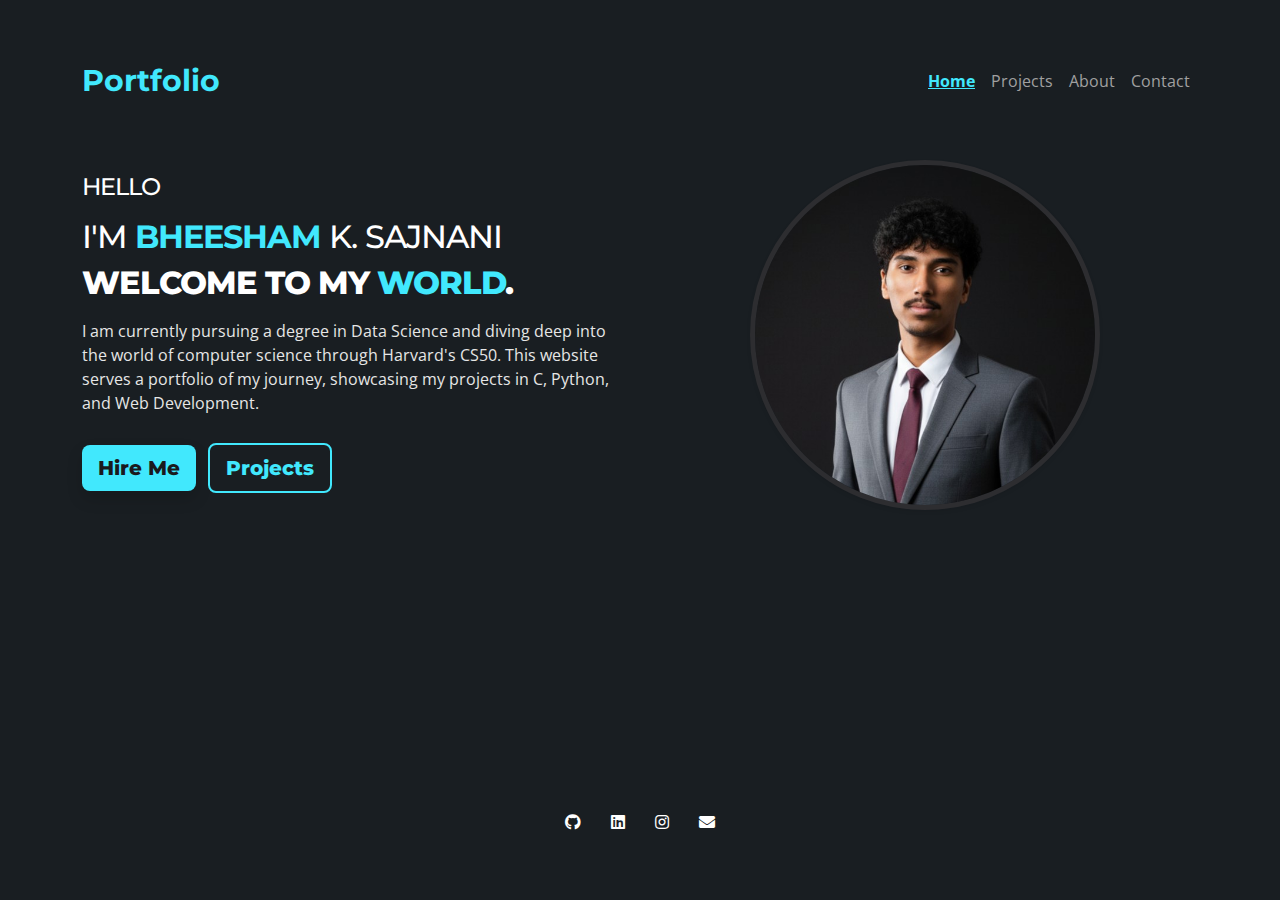
<file: index.html>
<!DOCTYPE html>

<html lang="en">

    <head>
        <link href="https://cdn.jsdelivr.net/npm/bootstrap@5.3.3/dist/css/bootstrap.min.css" rel="stylesheet" integrity="sha384-QWTKZyjpPEjISv5WaRU9OFeRpok6YctnYmDr5pNlyT2bRjXh0JMhjY6hW+ALEwIH" crossorigin="anonymous">
        <script src="https://cdn.jsdelivr.net/npm/bootstrap@5.3.3/dist/js/bootstrap.bundle.min.js" integrity="sha384-YvpcrYf0tY3lHB60NNkmXc5s9fDVZLESaAA55NDzOxhy9GkcIdslK1eN7N6jIeHz" crossorigin="anonymous"></script>
        <link href="styles.css" rel="stylesheet">
        <link rel="stylesheet" href="https://cdnjs.cloudflare.com/ajax/libs/font-awesome/5.15.4/css/all.min.css">
        <link href="https://fonts.googleapis.com/css2?family=Montserrat:wght@400;700;800&family=Open+Sans:wght@400;600&display=swap" rel="stylesheet">
        <title>My Portfolio</title>
    </head>

    <body>
        <nav class="navbar navbar-expand-sm navbar-light">
            <div class="container">

                <a href="index.html" class="navbar-brand mb-0 h1 text-teal" style="font-weight:700; font-size:30px;">Portfolio</a>

                <button
                    class="navbar-toggler"
                    type="button"
                    data-bs-toggle="collapse"
                    data-bs-target="#navbarNav"
                    aria-controls="navbarNav"
                    aria-expanded="false"
                    aria-label="Toggle navigation">

                    <i class="fas fa-bars"></i>
                </button>

                <div class="collapse navbar-collapse nav justify-content-end" id="navbarNav">
                    <ul class="navbar-nav">
                        <li class="nav-item">
                            <a href="index.html" class="nav-link active">Home</a>
                        </li>
                        <li class="nav-item">
                            <a href="projects.html" class="nav-link">Projects</a>
                        </li>
                        <li class="nav-item">
                            <a href="about.html" class="nav-link">About</a>
                        </li>
                        <li class="nav-item">
                            <a href="contact.html" class="nav-link">Contact</a>
                        </li>
                    </ul>
                </div>

            </div>
        </nav>


            <div class="container mt-5">
                <div class="row align-items-center">

                    <div class="col-sm-6 order-2 order-sm-1">
                        <div class="text-white">
                            <h4 class="mb-3" style="letter-spacing: -1px;">HELLO</h4>

                            <h2 style="letter-spacing: -1px;">
                                I'M <strong class="text-teal" style="font-weight:700">BHEESHAM</strong> K. SAJNANI</h2>

                            <h2 class="text-white" style="font-weight: 800; letter-spacing: -1px;">
                                WELCOME TO MY <span class="text-teal" style="font-weight: 800; letter-spacing: -1px;">WORLD</span>.</h2>
                        </div>
                        <p class="mt-3" style="">
                            I am currently pursuing a degree in Data Science and diving deep into the world
                            of computer science through Harvard's CS50. This website serves a portfolio
                            of my journey, showcasing my projects in C, Python, and Web Development.
                        </p>

                        <div class="mt-4">
                            <a class="btn btn-lg btn-teal shadow me-2 my-1" href="contact.html" role="button">Hire Me</a>
                            <a class="btn btn-lg btn-outline-teal my-1" href="projects.html" role="button">Projects</a>
                        </div>
                    </div>

                    <div class="col-sm-6 order-1 order-sm-2 text-center mb-5 mb-sm-0">
                        <img src="images/profile-pic.jpg" class="img-fluid rounded-circle shadow-sm"
                        style="width: 350px; height: 350px; object-fit: cover; border: 5px solid #2d2d30;"
                        alt="Profile Picture">
                    </div>
                </div>

            </div>

        <footer class="text-center text-white py-2">
            <div>
                <a href="https://github.com/BheeshamKS" target="_blank" class="btn btn-basic text-white">
                    <i class="fab fa-github"></i>
                </a>

                <a href="https://linkedin.com/in/bheeshamks/" target="_blank" class="btn btn-basic text-white">
                    <i class="fab fa-linkedin"></i>
                </a>

                <a href="https://instagram.com/polyblend_3d/" target="_blank" class="btn btn-basic text-white">
                    <i class="fab fa-instagram"></i>
                </a>

                <a href="mailto:bheesham5564@gmail.com" target="_blank" class="btn btn-basic text-white">
                    <i class="fas fa-envelope"></i>
                </a>

            </div>

        </footer>

    </body>
</html>
</file>
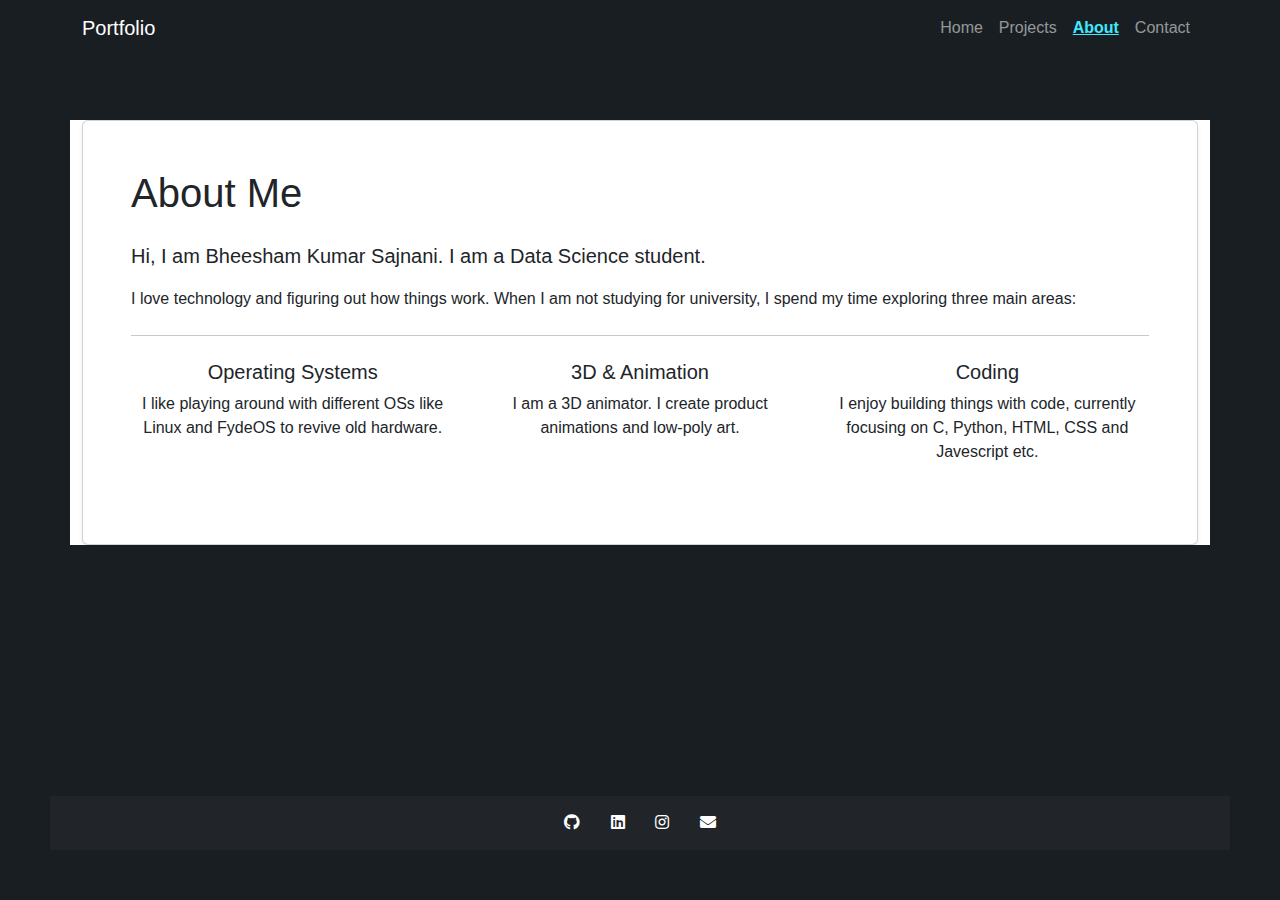
<file: about.html>
<!DOCTYPE html>

<html lang="en">

    <head>
        <link href="https://cdn.jsdelivr.net/npm/bootstrap@5.3.3/dist/css/bootstrap.min.css" rel="stylesheet" integrity="sha384-QWTKZyjpPEjISv5WaRU9OFeRpok6YctnYmDr5pNlyT2bRjXh0JMhjY6hW+ALEwIH" crossorigin="anonymous">
        <script src="https://cdn.jsdelivr.net/npm/bootstrap@5.3.3/dist/js/bootstrap.bundle.min.js" integrity="sha384-YvpcrYf0tY3lHB60NNkmXc5s9fDVZLESaAA55NDzOxhy9GkcIdslK1eN7N6jIeHz" crossorigin="anonymous"></script>
        <link href="styles.css" rel="stylesheet">
        <link rel="stylesheet" href="https://cdnjs.cloudflare.com/ajax/libs/font-awesome/5.15.4/css/all.min.css">
        <title>About me</title>
    </head>

    <body>

        <nav class="navbar navbar-expand-sm navbar-dark bg-dark fixed-top">
            <div class="container page-width">
                <a
                    href="index.html"
                    class="navbar-brand mb-0 h1">Portfolio</a>

                <botton
                    class="navbar-toggler"
                    type="button"
                    data-bs-toggle="collapse"
                    data-bs-target="#navbarNav"
                    aria-controls="navbarNav"
                    aria-expanded="false"
                    aria-label="Toggle navigation">

                    <span class="navbar-toggler-icon"></span>

                </botton>

                <div class="collapse navbar-collapse nav justify-content-end" id="navbarNav" style="float:right">
                    <ul class="navbar-nav">
                        <li class="nav-item active">
                            <a href="index.html" class="nav-link">
                                Home
                            </a>
                        </li>

                        <li class="nav-item active">
                            <a href="projects.html" class="nav-link">
                                Projects
                            </a>
                        </li>

                        <li class="nav-item active">
                            <a href="about.html" class="nav-link active">
                                About
                            </a>
                        </li>

                        <li class="nav-item active">
                            <a href="contact.html" class="nav-link">
                                Contact
                            </a>
                        </li>

                    </ul>
                </div>

            </div>
        </nav>

        <div class="huge-space">

            <div class="container jumbotron page-width" style="background-color: white;">
                <div class="card shadow-sm">
                    <div class="card-body p-5">

                        <h1 class="mb-4">About Me</h1>

                        <p class="lead">
                            Hi, I am Bheesham Kumar Sajnani. I am a Data Science student.
                        </p>

                        <p>
                            I love technology and figuring out how things work. When I am not studying
                            for university, I spend my time exploring three main areas:
                        </p>

                        <hr class="my-4">

                        <div class="row text-center">

                            <div class="col-md-4 mb-3">
                                <h5>Operating Systems</h5>
                                <p>I like playing around with different OSs like Linux and FydeOS to revive old hardware.</p>
                            </div>

                            <div class="col-md-4 mb-3">
                                <h5>3D & Animation</h5>
                                <p>I am a 3D animator. I create product animations and low-poly art.</p>
                            </div>

                            <div class="col-md-4 mb-3">
                                <h5>Coding</h5>
                                <p>I enjoy building things with code, currently focusing on C, Python, HTML, CSS and Javescript etc.</p>
                            </div>

                        </div>
                    </div>
                </div>

            </div>

        </div>
        
        <footer class="bg-dark text-center text-white py-2">
            <div>
                <a href="https://github.com/BheeshamKS" class="btn btn-basic text-white">
                    <i class="fab fa-github"></i>
                </a>

                <a href="https://linkedin.com/in/bheeshamks/" class="btn btn-basic text-white">
                    <i class="fab fa-linkedin"></i>
                </a>

                <a href="https://instagram.com/polyblend_3d/" class="btn btn-basic text-white">
                    <i class="fab fa-instagram"></i>
                </a>

                <a href="mailto:bheesham5564@gmail.com" class="btn btn-basic text-white">
                    <i class="fas fa-envelope"></i>
                </a>

            </div>

        </footer>

    </body>
</html>
</file>
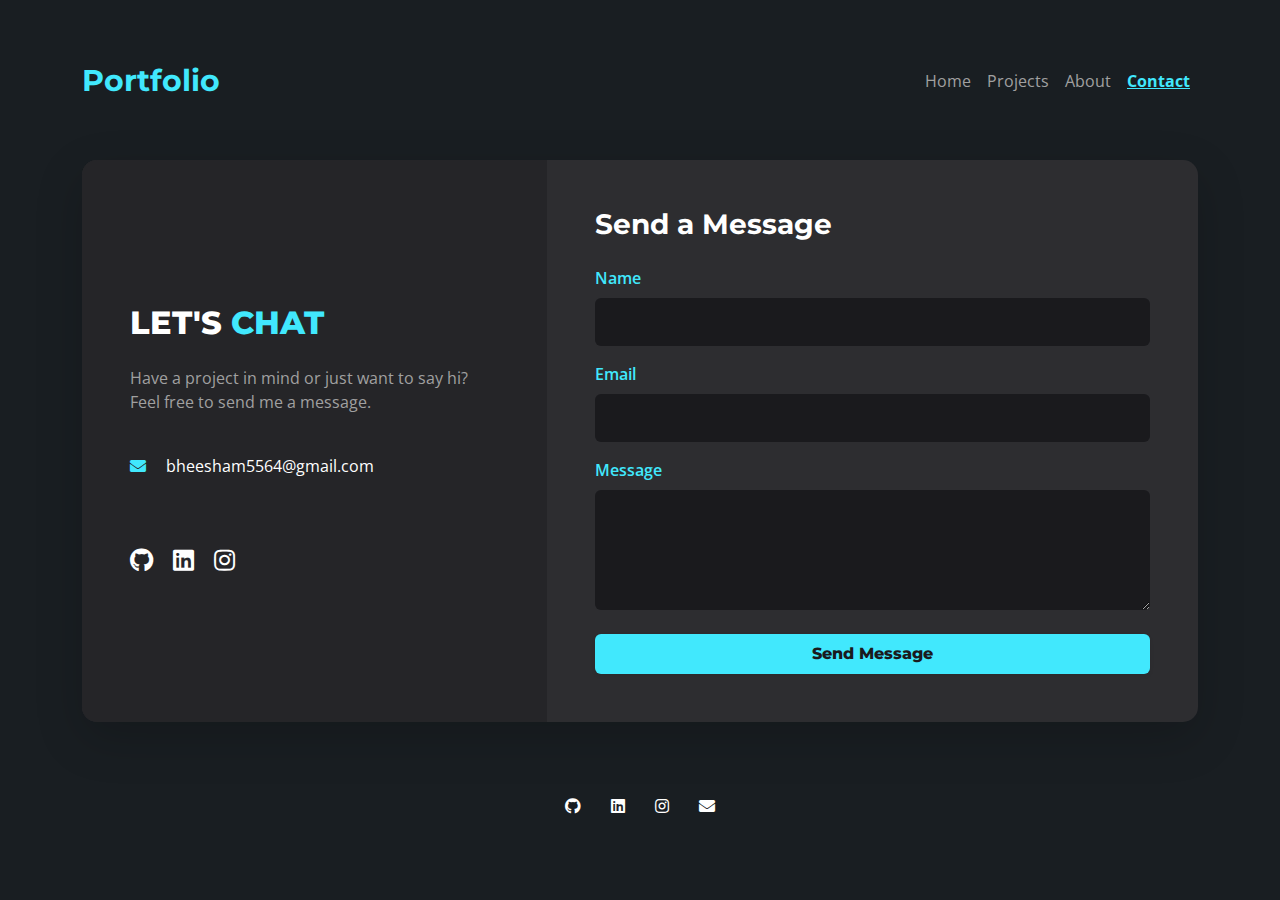
<file: contact.html>
<!DOCTYPE html>
<html lang="en">

<head>
    <meta name="viewport" content="width=device-width, initial-scale=1">
    <link href="https://cdn.jsdelivr.net/npm/bootstrap@5.3.3/dist/css/bootstrap.min.css" rel="stylesheet"
        integrity="sha384-QWTKZyjpPEjISv5WaRU9OFeRpok6YctnYmDr5pNlyT2bRjXh0JMhjY6hW+ALEwIH" crossorigin="anonymous">
    <script src="https://cdn.jsdelivr.net/npm/bootstrap@5.3.3/dist/js/bootstrap.bundle.min.js"
        integrity="sha384-YvpcrYf0tY3lHB60NNkmXc5s9fDVZLESaAA55NDzOxhy9GkcIdslK1eN7N6jIeHz"
        crossorigin="anonymous"></script>
    <link href="styles.css" rel="stylesheet">
    <link href="https://fonts.googleapis.com/css2?family=Montserrat:wght@400;700;800&family=Open+Sans:wght@400;600&display=swap"
        rel="stylesheet">
    <link rel="stylesheet" href="https://cdnjs.cloudflare.com/ajax/libs/font-awesome/5.15.4/css/all.min.css">
    <title>Contact Me</title>
</head>

<body>
    <div id="loader-wrapper">
    <div class="loader-spinner"></div>
    </div>
    <nav class="navbar navbar-expand-sm navbar-light">
        <div class="container">
            <a href="index.html" class="navbar-brand mb-0 h1 text-teal" style="font-weight:700; font-size:30px;">Portfolio</a>

            <button class="navbar-toggler" type="button" data-bs-toggle="collapse" data-bs-target="#navbarNav"
                aria-controls="navbarNav" aria-expanded="false" aria-label="Toggle navigation">
                <i class="fas fa-bars"></i>
            </button>

            <div class="collapse navbar-collapse nav justify-content-end" id="navbarNav">
                <ul class="navbar-nav">
                    <li class="nav-item">
                        <a href="index.html" class="nav-link">Home</a>
                    </li>
                    <li class="nav-item">
                        <a href="projects.html" class="nav-link">Projects</a>
                    </li>
                    <li class="nav-item">
                        <a href="about.html" class="nav-link">About</a>
                    </li>
                    <li class="nav-item">
                        <a href="contact.html" class="nav-link active">Contact</a>
                    </li>
                </ul>
            </div>
        </div>
    </nav>

        <div class="container mt-5">

            <div class="card shadow-lg border-0 overflow-hidden" style="background-color: #2d2d30; border-radius: 15px;">
                <div class="row g-0">

                    <div class="col-md-5 p-5 text-white d-flex flex-column justify-content-center" style="background-color: #252528;">
                        <h2 class="mb-4" style="font-weight: 800;">LET'S <span class="text-teal">CHAT</span></h2>

                        <p style="color: #a0a0a0;">
                            Have a project in mind or just want to say hi? Feel free to send me a message.</p>

                        <div class="mt-4">
                            <a class="mb-3 text-white no-decoration" type="button" href="mailto:bheesham5564@gmail.com" target="_blank">
                                <i class="fas fa-envelope text-teal me-3"></i>
                                <span>bheesham5564@gmail.com</span>
                            </a>
                        </div>

                        <div class="mt-5">
                            <a href="https://github.com/BheeshamKS" target="_blank" class="text-white me-3" style="font-size: 1.5rem;"><i class="fab fa-github"></i></a>
                            <a href="https://linkedin.com/in/bheeshamks/" target="_blank" class="text-white me-3" style="font-size: 1.5rem;"><i class="fab fa-linkedin"></i></a>
                            <a href="https://instagram.com/polyblend_3d/" target="_blank" class="text-white" style="font-size: 1.5rem;"><i class="fab fa-instagram"></i></a>
                        </div>
                    </div>

                    <div class="col-md-7 p-5">
                        <h3 class="mb-4 text-white" style="font-weight: 700;">Send a Message</h3>

                        <form id="contactForm">
                            <div class="mb-3">
                                <label class="form-label text-teal" style="font-weight: 600;">Name</label>
                                <input type="text" class="form-control" style="background-color: #1a1a1d; border: none; color: white; padding: 12px;">
                            </div>

                            <div class="mb-3">
                                <label class="form-label text-teal" style="font-weight: 600;">Email</label>
                                <input type="email" class="form-control" style="background-color: #1a1a1d; border: none; color: white; padding: 12px;">
                            </div>

                            <div class="mb-4">
                                <label class="form-label text-teal" style="font-weight: 600;">Message</label>
                                <textarea class="form-control" rows="4" style="background-color: #1a1a1d; border: none; color: white; padding: 12px;"></textarea>
                            </div>

                            <button type="submit" class="btn btn-teal w-100 py-2 shadow-sm">Send Message</button>
                        </form>
                    </div>

                </div>
            </div>

        </div>


    <footer class="text-center text-white py-4">
        <div>
            <a href="https://github.com/BheeshamKS" target="_blank" class="btn btn-basic text-white">
                <i class="fab fa-github"></i>
            </a>

            <a href="https://linkedin.com/in/bheeshamks/" target="_blank" class="btn btn-basic text-white">
                <i class="fab fa-linkedin"></i>
            </a>

            <a href="https://instagram.com/polyblend_3d/" target="_blank" class="btn btn-basic text-white">
                <i class="fab fa-instagram"></i>
            </a>

            <a href="mailto:bheesham5564@gmail.com" target="_blank" class="btn btn-basic text-white">
                <i class="fas fa-envelope"></i>
            </a>
        </div>
    </footer>
    <script>
        window.addEventListener("load", function () {
            const loader = document.getElementById("loader-wrapper");

            loader.classList.add("loader-hidden");

            loader.addEventListener("transitionend", function() {
                document.body.removeChild(loader);
            });
        });
        document.getElementById('contactForm').addEventListener('submit', function(event) {

            event.preventDefault();

            alert("Message Sent! Thank you for contacting me.");

            this.reset();
        });
    </script>
</body>
</html>
</file>
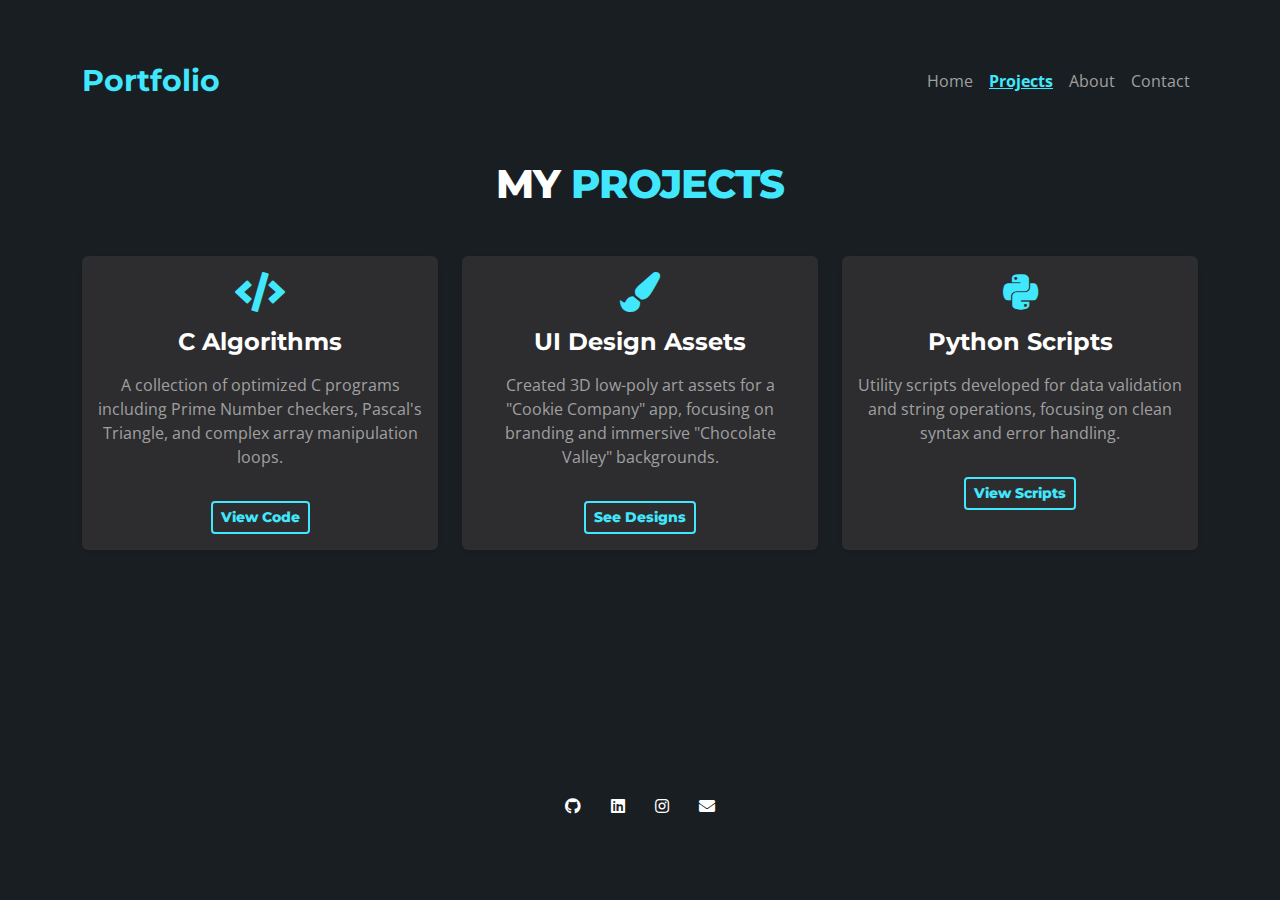
<file: projects.html>
<!DOCTYPE html>
<html lang="en">

    <head>
        <meta name="viewport" content="width=device-width, initial-scale=1">
        <link href="https://cdn.jsdelivr.net/npm/bootstrap@5.3.3/dist/css/bootstrap.min.css" rel="stylesheet"
            integrity="sha384-QWTKZyjpPEjISv5WaRU9OFeRpok6YctnYmDr5pNlyT2bRjXh0JMhjY6hW+ALEwIH" crossorigin="anonymous">
        <script src="https://cdn.jsdelivr.net/npm/bootstrap@5.3.3/dist/js/bootstrap.bundle.min.js"
            integrity="sha384-YvpcrYf0tY3lHB60NNkmXc5s9fDVZLESaAA55NDzOxhy9GkcIdslK1eN7N6jIeHz"
            crossorigin="anonymous"></script>
        <link href="styles.css" rel="stylesheet">
        <link href="https://fonts.googleapis.com/css2?family=Montserrat:wght@400;700;800&family=Open+Sans:wght@400;600&display=swap"
            rel="stylesheet">
        <link rel="stylesheet" href="https://cdnjs.cloudflare.com/ajax/libs/font-awesome/5.15.4/css/all.min.css">
        <title>My Projects</title>
    </head>

    <body>
        <div id="loader-wrapper">
        <div class="loader-spinner"></div>
        </div>
        <nav class="navbar navbar-expand-sm navbar-light">
            <div class="container">

                <a href="index.html" class="navbar-brand mb-0 h1 text-teal" style="font-weight:700; font-size:30px;">Portfolio</a>

                <button
                        class="navbar-toggler"
                        type="button"
                        data-bs-toggle="collapse"
                        data-bs-target="#navbarNav"
                        aria-controls="navbarNav"
                        aria-expanded="false"
                        aria-label="Toggle navigation">

                        <i class="fas fa-bars"></i>
                </button>

                <div class="collapse navbar-collapse nav justify-content-end" id="navbarNav">
                    <ul class="navbar-nav">
                        <li class="nav-item">
                            <a href="index.html" class="nav-link">Home</a>
                        </li>
                        <li class="nav-item">
                            <a href="projects.html" class="nav-link active">Projects</a>
                        </li>
                        <li class="nav-item">
                            <a href="about.html" class="nav-link">About</a>
                        </li>
                        <li class="nav-item">
                            <a href="contact.html" class="nav-link">Contact</a>
                        </li>
                    </ul>
                </div>
            </div>
        </nav>

            <div class="container mt-5">

                <h1 class="text-center mb-5 text-white" style="font-weight: 800; letter-spacing: -1px;">
                    MY <span class="text-teal">PROJECTS</span>
                </h1>

                <div class="row">

                    <div class="col-md-4 mb-4">
                        <div class="card h-100 shadow-sm" style="background-color: #2d2d30; border: none;">
                            <div class="card-body text-center">
                                <h5 class="card-title text-teal mb-3">
                                    <i class="fas fa-code fa-2x"></i>
                                </h5>
                                <h4 class="text-white mb-3" style="font-weight: 700;">C Algorithms</h4>

                                <p class="card-text" style="color: #a0a0a0;">
                                    A collection of optimized C programs including Prime Number checkers,
                                    Pascal's Triangle, and complex array manipulation loops.
                                </p>

                                <a href="#" class="btn btn-outline-teal btn-sm mt-3">View Code</a>
                            </div>
                        </div>
                    </div>

                    <div class="col-md-4 mb-4">
                        <div class="card h-100 shadow-sm" style="background-color: #2d2d30; border: none;">
                            <div class="card-body text-center">
                                <h5 class="card-title text-teal mb-3">
                                    <i class="fas fa-paint-brush fa-2x"></i>
                                </h5>
                                <h4 class="text-white mb-3" style="font-weight: 700;">UI Design Assets</h4>

                                <p class="card-text" style="color: #a0a0a0;">
                                    Created 3D low-poly art assets for a "Cookie Company" app,
                                    focusing on branding and immersive "Chocolate Valley" backgrounds.
                                </p>

                                <a href="#" class="btn btn-outline-teal btn-sm mt-3">See Designs</a>
                            </div>
                        </div>
                    </div>

                    <div class="col-md-4 mb-4">
                        <div class="card h-100 shadow-sm" style="background-color: #2d2d30; border: none;">
                            <div class="card-body text-center">
                                <h5 class="card-title text-teal mb-3">
                                    <i class="fab fa-python fa-2x"></i>
                                </h5>
                                <h4 class="text-white mb-3" style="font-weight: 700;">Python Scripts</h4>

                                <p class="card-text" style="color: #a0a0a0;">
                                    Utility scripts developed for data validation and string operations,
                                    focusing on clean syntax and error handling.
                                </p>

                                <a href="#" class="btn btn-outline-teal btn-sm mt-3">View Scripts</a>
                            </div>
                        </div>
                    </div>

                </div>
            </div>

        <footer class="text-center text-white py-4">
            <div>
                <a href="https://github.com/BheeshamKS" target="_blank" class="btn btn-basic text-white">
                    <i class="fab fa-github"></i>
                </a>

                <a href="https://linkedin.com/in/bheeshamks/" target="_blank" class="btn btn-basic text-white">
                    <i class="fab fa-linkedin"></i>
                </a>

                <a href="https://instagram.com/polyblend_3d/" target="_blank" class="btn btn-basic text-white">
                    <i class="fab fa-instagram"></i>
                </a>

                <a href="mailto:bheesham5564@gmail.com" target="_blank" class="btn btn-basic text-white">
                    <i class="fas fa-envelope"></i>
                </a>
            </div>
        </footer>

        <script>
        window.addEventListener("load", function () {
            const loader = document.getElementById("loader-wrapper");

            loader.classList.add("loader-hidden");

            loader.addEventListener("transitionend", function() {
                document.body.removeChild(loader);
            });
        });
        </script>
    </body>
</html>
</file>
<file: styles.css>
/*loading*/
#loader-wrapper {
    position: fixed;
    top: 0;
    left: 0;
    width: 100%;
    height: 100%;
    background-color: #191e22;
    z-index: 9999;
    display: flex;
    justify-content: center;
    align-items: center;
    transition: opacity 0.5s ease;
}

.loader-spinner {
    width: 50px;
    height: 50px;
    border: 5px solid #2d2d30;
    border-top: 5px solid #41e8fd;
    border-radius: 50%;
    animation: spin 1s linear infinite;
}

@keyframes spin {
    0% { transform: rotate(0deg); }
    100% { transform: rotate(360deg); }
}

.loader-hidden {
    opacity: 0;
    visibility: hidden;
    pointer-events: none;
}


.navbar {
    background-color: #191e22 !important;
}

.navbar-brand {
    transition: color 0.3s ease;
}

.navbar-brand:hover {
    color: #ffffff !important;
}

.navbar-light .navbar-nav .nav-link {
    color: #a0a0a0 !important;
}

.navbar-light .navbar-nav .nav-link:hover {
    color: #41e8fd !important;
    transition: color 0.3s ease;
}

.navbar-nav .nav-link.active {
    color: #41e8fd !important;
    text-decoration: underline;
    font-weight: 700;
}

.navbar-toggler {
    border: none !important;
    color: #a0a0a0 !important;
    font-size: 1.5rem;
    padding: 0;
    transition: color 0.3s ease;
}

.navbar-toggler:hover {
    color: #41e8fd !important;
}

.navbar-toggler:focus {
    box-shadow: none !important;
    outline: none !important;
}

.huge-space {
    margin-top: 70px;
    margin-bottom: 20px;
}


body {
    display: flex;
    flex-direction: column;
    min-height: calc(100vh - 100px);
    max-width: none;

    margin: 50px;

    background-color: #191e22;
    border-radius: 20px;
    border: none;
    box-shadow: none;

    overflow-y: auto;
    overflow-x: hidden;

    color: #e6e6e6;
    font-family: 'Open Sans', sans-serif;
}

@media (max-width: 768px) {
    body {
        margin: 10px;
        min-height: calc(100vh - 20px);
    }
}

h1, h2, h3, h4, h5, .navbar-brand, .btn {
    font-family: 'Montserrat', sans-serif;
    font-weight: 500;
}

.container {
    padding-top: 20;
    padding-bottom: 20;
}

.text-teal {
    color: #41e8fd;
}

.btn-teal {
    background-color: #41e8fd;
    color: #1a1a1d;
    border: none;
    font-weight: 800;
}

.btn-teal:hover {
    color: #ffffff;
    border: none;
    font-weight: 800;
    transition: color 0.3s ease;
}

.btn-outline-teal {
    border: 2px solid #41e8fd;
    color: #41e8fd;
    font-weight: 800;
}

.btn-outline-teal:hover {
    color: #ffffff;
    font-weight: 800;
    transition: color 0.3s ease;
}

.no-decoration {
    text-decoration-line: none !important;
}

footer {
    margin-top: auto;
}
</file>
